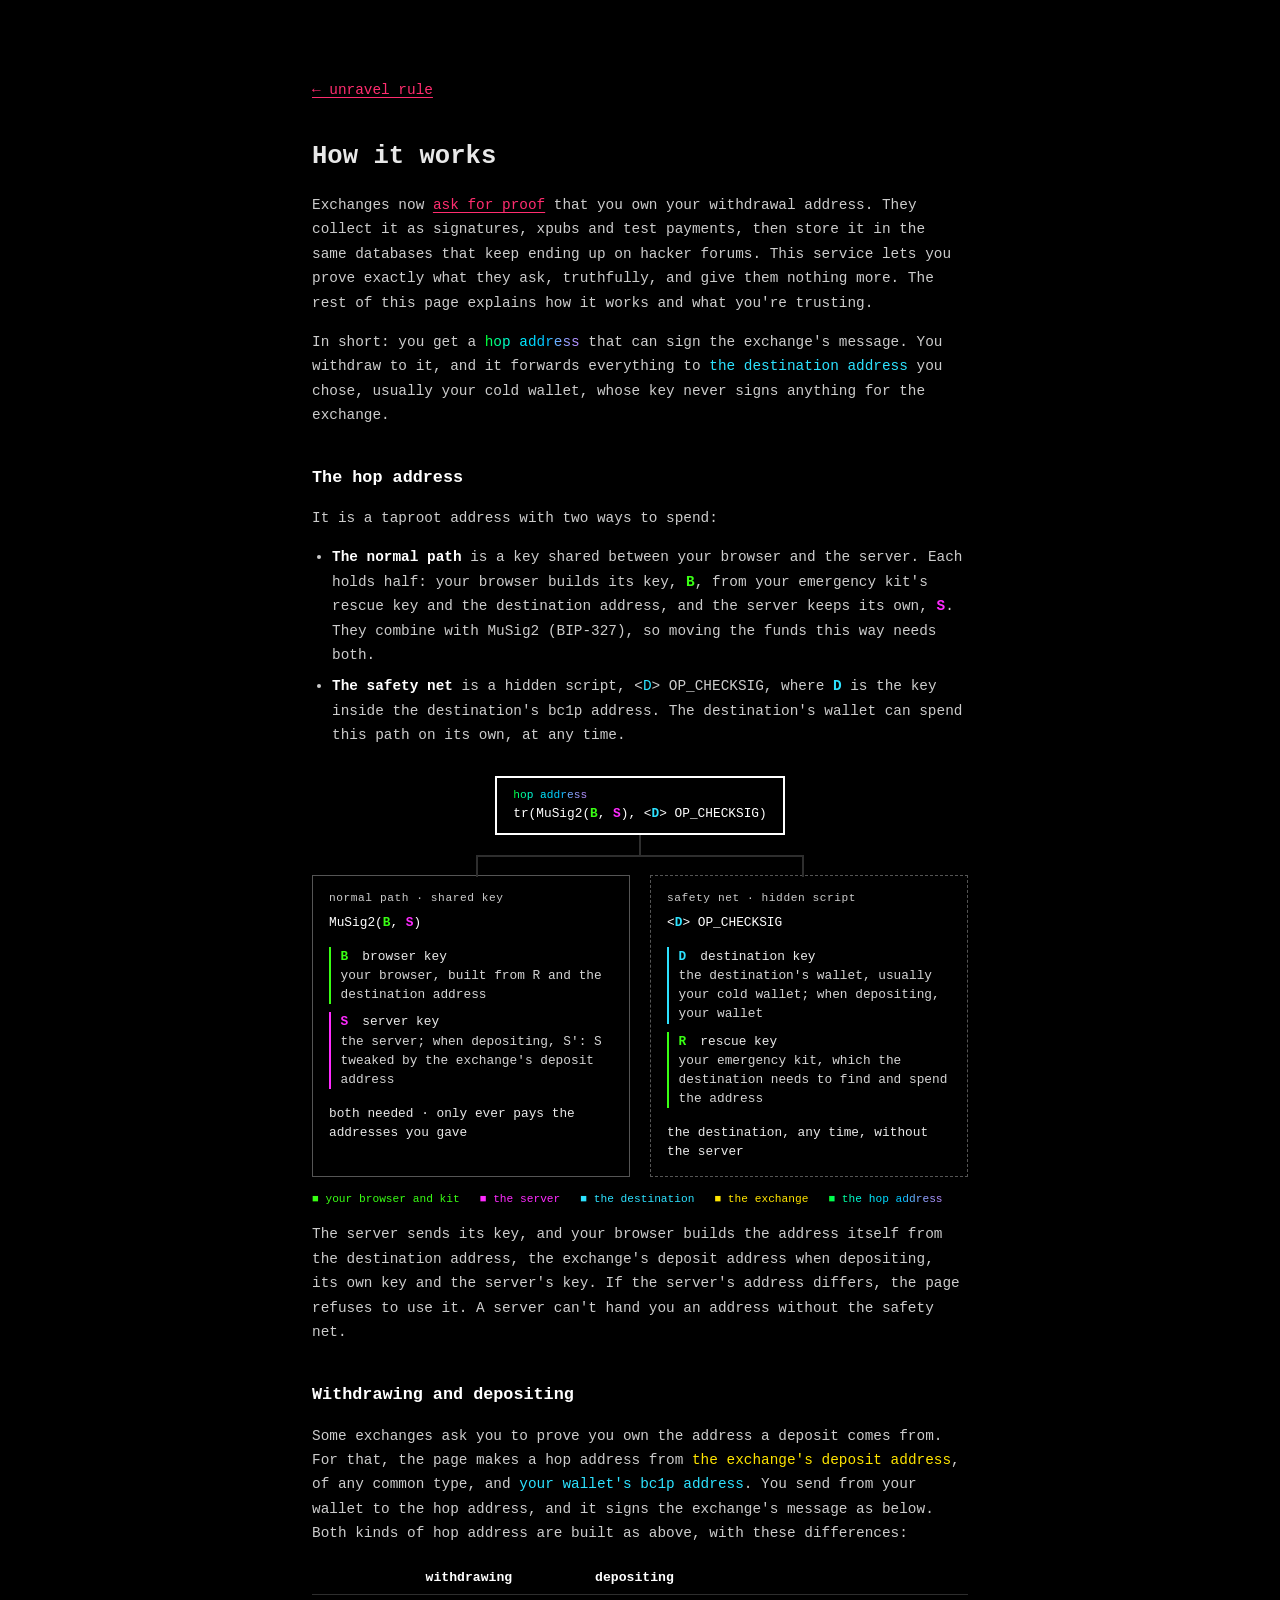
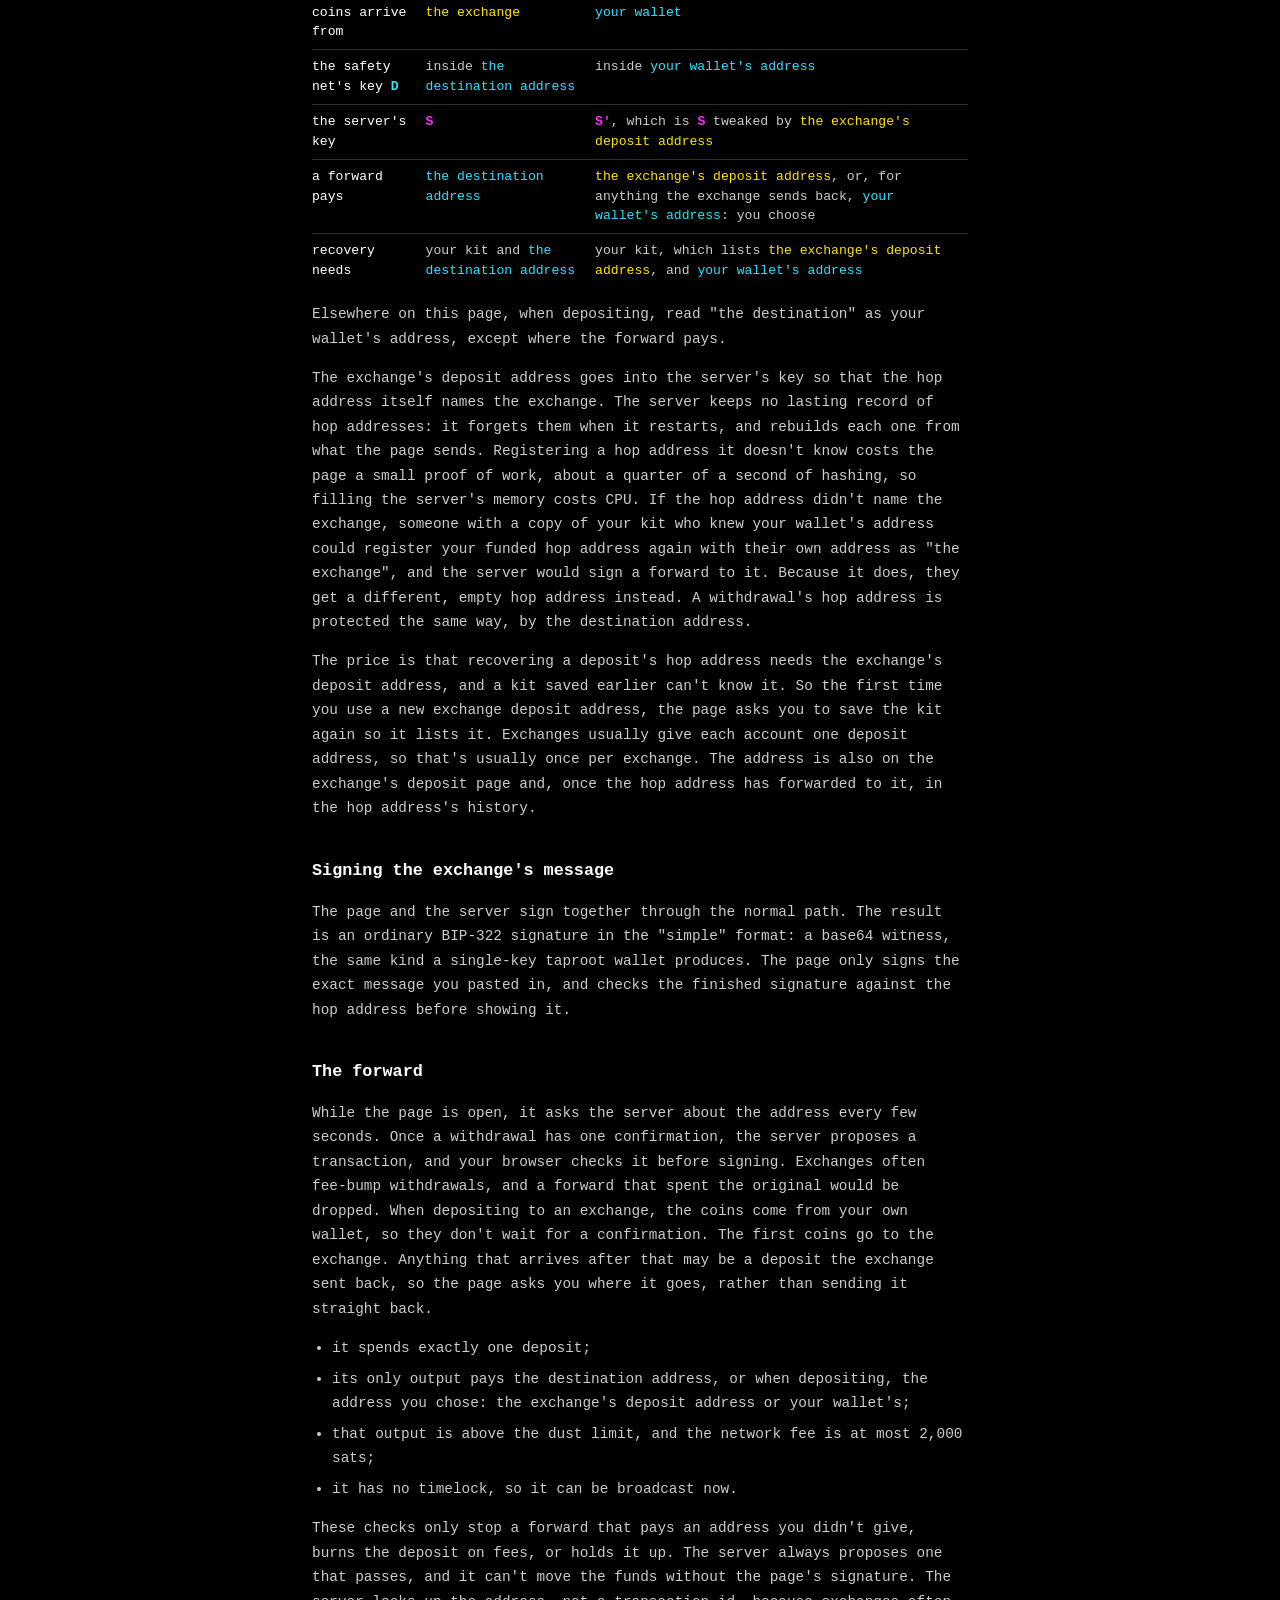
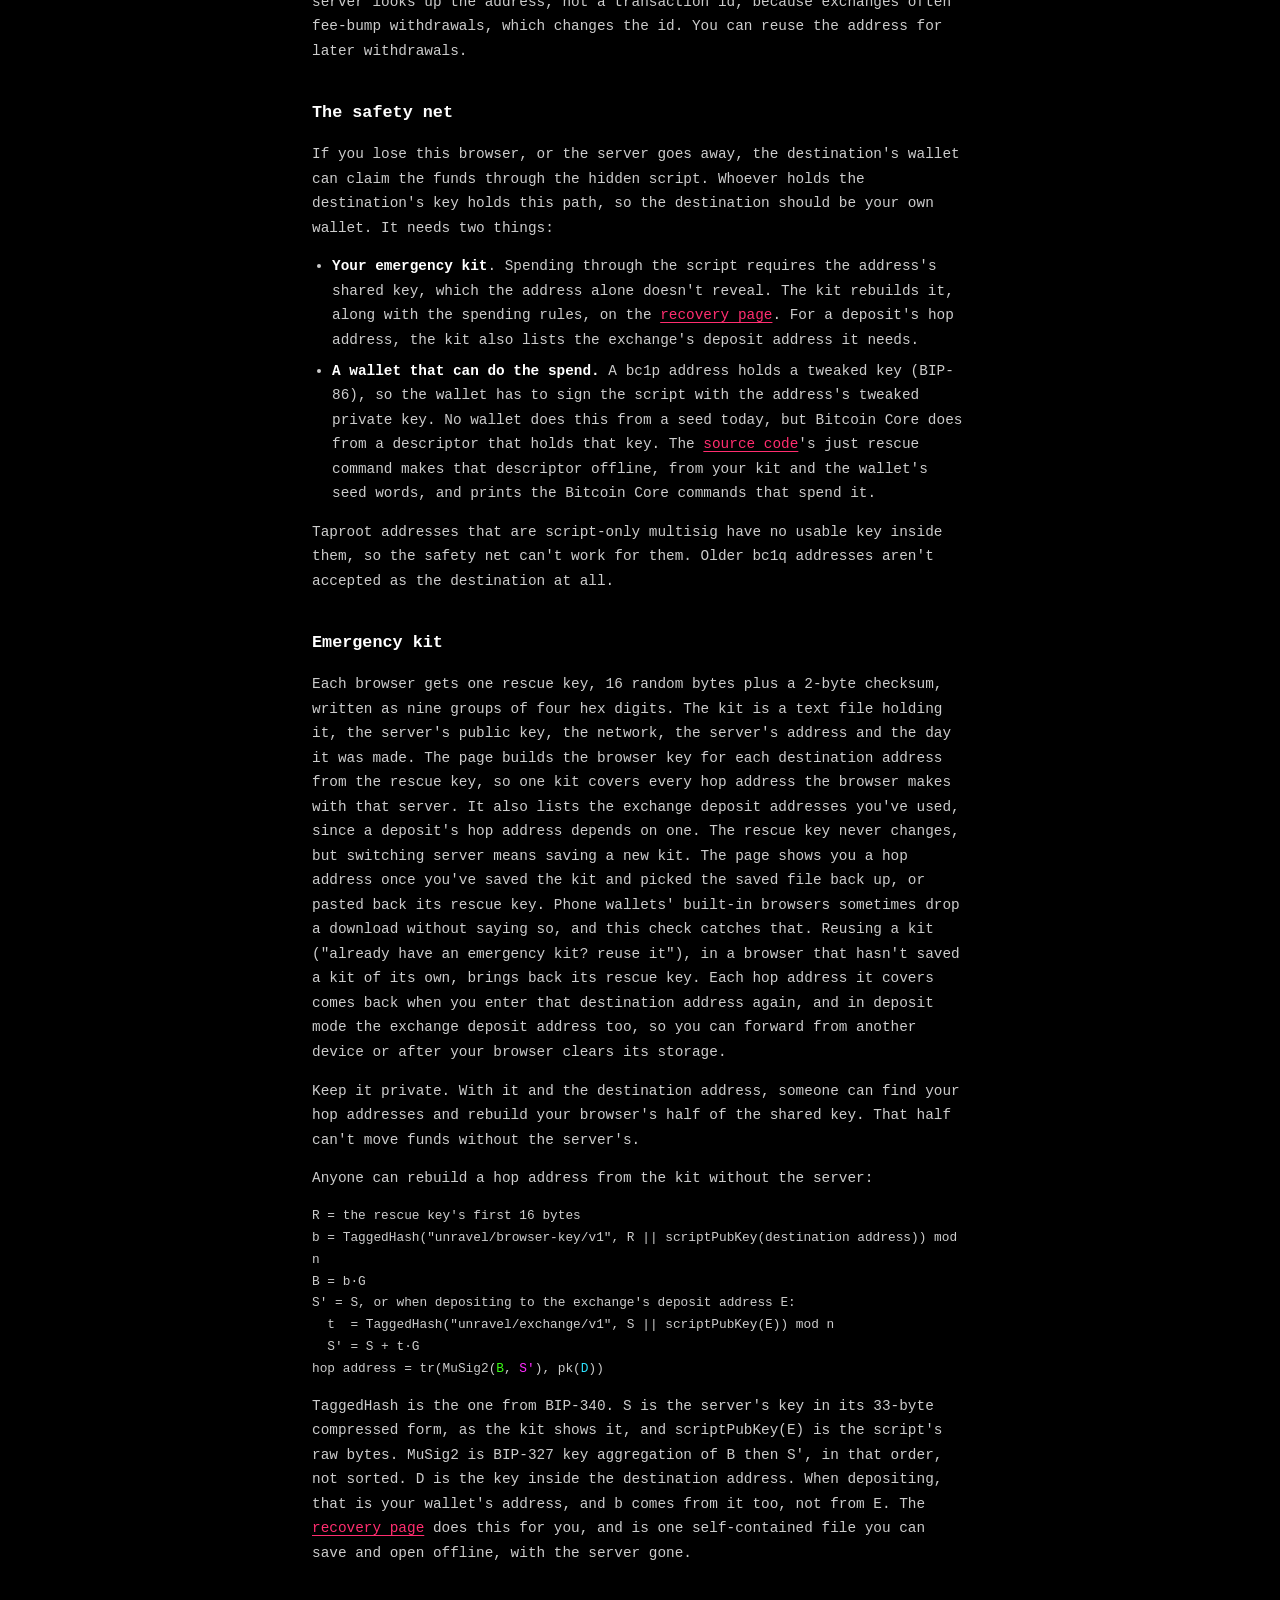
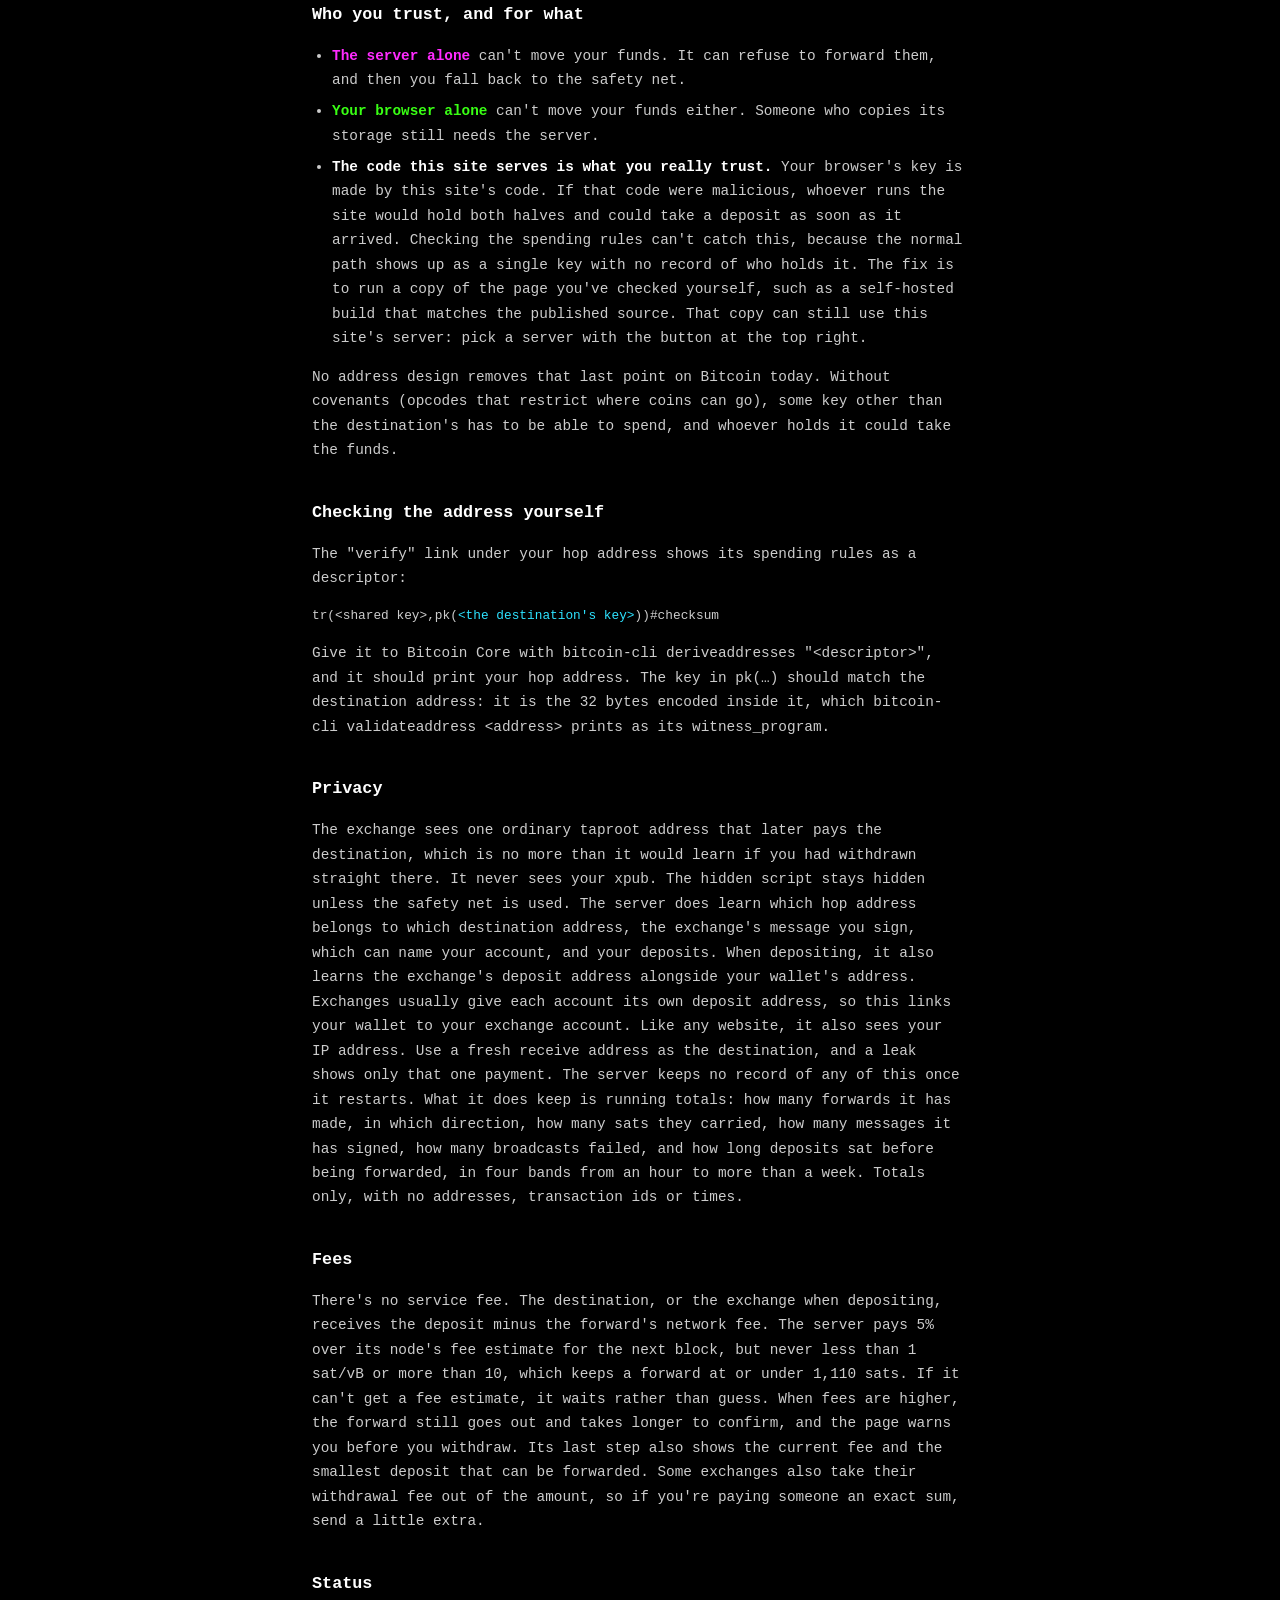
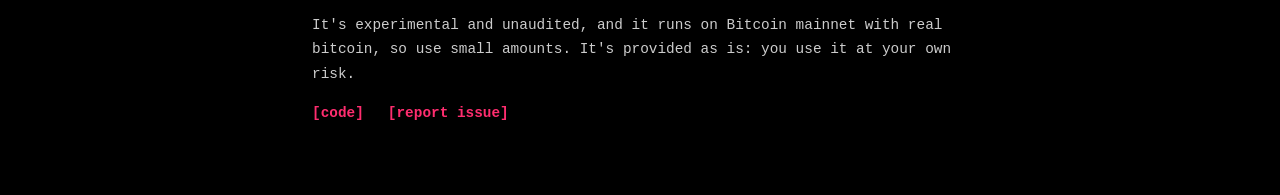
<file: web/static/about.html>
<!doctype html>
<html lang="en">
<head>
  <meta charset="utf-8">
  <meta name="viewport" content="width=device-width, initial-scale=1">
  <title>how it works · unravel rule</title>
  <meta name="description" content="How the hop address signs for the exchange and forwards to your wallet, the safety net if the server vanishes, and who you trust for what.">
  <meta name="theme-color" content="#000000">
  <link rel="canonical" href="https://unravelrule.xyz/about">
  <meta property="og:type" content="website">
  <meta property="og:url" content="https://unravelrule.xyz/about">
  <meta property="og:title" content="how it works · unravel rule">
  <meta property="og:description" content="How the hop address signs for the exchange and forwards to your wallet, the safety net if the server vanishes, and who you trust for what.">
  <meta property="og:image" content="https://unravelrule.xyz/og.png">
  <meta property="og:image:width" content="1200">
  <meta property="og:image:height" content="630">
  <meta property="og:image:alt" content="travel rule, with an UN sticker slapped over the t to make unravel rule, over the tagline: prove you own an address">
  <meta name="twitter:card" content="summary_large_image">
  <meta name="twitter:title" content="how it works · unravel rule">
  <meta name="twitter:description" content="How the hop address signs for the exchange and forwards to your wallet, the safety net if the server vanishes, and who you trust for what.">
  <meta name="twitter:image" content="https://unravelrule.xyz/og.png">
  <link rel="stylesheet" href="style.css">
  <link rel="icon" type="image/png" sizes="48x48" href="favicon-48.png">
</head>
<body>
  <main class="doc">
    <p><a href="./">← unravel rule</a></p>
    <h1>How it works</h1>

    <p>Exchanges now <a href="travelrule.png" target="_blank" rel="noopener noreferrer">ask for proof</a> that you own your withdrawal address. They collect it as signatures, xpubs and test payments, then store it in the same databases that keep ending up on hacker forums. This service lets you prove exactly what they ask, truthfully, and give them nothing more. The rest of this page explains how it works and what you're trusting.</p>
    <p>In short: you get a <span class="hop">hop address</span> that can sign the exchange's message. You withdraw to it, and it forwards everything to <span class="k-d">the destination address</span> you chose, usually your cold wallet, whose key never signs anything for the exchange.</p>

    <h2>The hop address</h2>
    <p>It is a taproot address with two ways to spend:</p>
    <ul>
      <li><b>The normal path</b> is a key shared between your browser and the server. Each holds half: your browser builds its key, <b class="k-b">B</b>, from your emergency kit's rescue key and the destination address, and the server keeps its own, <b class="k-s">S</b>. They combine with MuSig2 (BIP-327), so moving the funds this way needs both.</li>
      <li><b>The safety net</b> is a hidden script, <code>&lt;<span class="k-d">D</span>&gt; OP_CHECKSIG</code>, where <b class="k-d">D</b> is the key inside the destination's bc1p address. The destination's wallet can spend this path on its own, at any time.</li>
    </ul>
    <figure class="diagram" role="img" aria-label="The hop address has two ways to spend. The normal path is the MuSig2 of B, the browser key held by your browser, and S, the server key held by the server: both are needed, and it only ever pays the addresses you gave. The hidden safety net is the script D OP_CHECKSIG, where D is the destination's key, held by the destination's wallet. It also needs R, the rescue key in your emergency kit, to find the address. Then the destination can spend it any time, without the server. When depositing, D is your wallet's key, and the server's key is tweaked by the exchange's deposit address.">
      <div class="d-root"><span class="d-tag hop">hop address</span>tr(MuSig2(<b class="k-b">B</b>, <b class="k-s">S</b>), &lt;<b class="k-d">D</b>&gt; OP_CHECKSIG)</div>
      <div class="d-split">
        <div class="d-path">
          <p class="d-kind">normal path · shared key</p>
          <div class="d-node">MuSig2(<b class="k-b">B</b>, <b class="k-s">S</b>)</div>
          <div class="d-holders">
            <div class="d-holder k-b"><b>B</b> browser key<span>your browser, built from R and the destination address</span></div>
            <div class="d-holder k-s"><b>S</b> server key<span>the server; when depositing, S′: S tweaked by the exchange's deposit address</span></div>
          </div>
          <p class="d-rule">both needed · only ever pays the addresses you gave</p>
        </div>
        <div class="d-path d-script-path">
          <p class="d-kind">safety net · hidden script</p>
          <div class="d-node">&lt;<b class="k-d">D</b>&gt; OP_CHECKSIG</div>
          <div class="d-holders">
            <div class="d-holder k-d"><b>D</b> destination key<span>the destination's wallet, usually your cold wallet; when depositing, your wallet</span></div>
            <div class="d-holder k-b"><b>R</b> rescue key<span>your emergency kit, which the destination needs to find and spend the address</span></div>
          </div>
          <p class="d-rule">the destination, any time, without the server</p>
        </div>
      </div>
      <p class="d-legend"><span class="k-b">■ your browser and kit</span><span class="k-s">■ the server</span><span class="k-d">■ the destination</span><span class="k-e">■ the exchange</span><span class="hop">■ the hop address</span></p>
    </figure>
    <p>The server sends its key, and your browser builds the address itself from the destination address, the exchange's deposit address when depositing, its own key and the server's key. If the server's address differs, the page refuses to use it. A server can't hand you an address without the safety net.</p>

    <h2>Withdrawing and depositing</h2>
    <p>Some exchanges ask you to prove you own the address a deposit comes from. For that, the page makes a hop address from <span class="k-e">the exchange's deposit address</span>, of any common type, and <span class="k-d">your wallet's bc1p address</span>. You send from your wallet to the hop address, and it signs the exchange's message as below. Both kinds of hop address are built as above, with these differences:</p>
    <table>
      <thead><tr><th></th><th>withdrawing</th><th>depositing</th></tr></thead>
      <tbody>
        <tr><th>coins arrive from</th><td><span class="k-e">the exchange</span></td><td><span class="k-d">your wallet</span></td></tr>
        <tr><th>the safety net's key <b class="k-d">D</b></th><td>inside <span class="k-d">the destination address</span></td><td>inside <span class="k-d">your wallet's address</span></td></tr>
        <tr><th>the server's key</th><td><b class="k-s">S</b></td><td><b class="k-s">S′</b>, which is <b class="k-s">S</b> tweaked by <span class="k-e">the exchange's deposit address</span></td></tr>
        <tr><th>a forward pays</th><td><span class="k-d">the destination address</span></td><td><span class="k-e">the exchange's deposit address</span>, or, for anything the exchange sends back, <span class="k-d">your wallet's address</span>: you choose</td></tr>
        <tr><th>recovery needs</th><td>your kit and <span class="k-d">the destination address</span></td><td>your kit, which lists <span class="k-e">the exchange's deposit address</span>, and <span class="k-d">your wallet's address</span></td></tr>
      </tbody>
    </table>
    <p>Elsewhere on this page, when depositing, read "the destination" as your wallet's address, except where the forward pays.</p>
    <p>The exchange's deposit address goes into the server's key so that the hop address itself names the exchange. The server keeps no lasting record of hop addresses: it forgets them when it restarts, and rebuilds each one from what the page sends. Registering a hop address it doesn't know costs the page a small proof of work, about a quarter of a second of hashing, so filling the server's memory costs CPU. If the hop address didn't name the exchange, someone with a copy of your kit who knew your wallet's address could register your funded hop address again with their own address as "the exchange", and the server would sign a forward to it. Because it does, they get a different, empty hop address instead. A withdrawal's hop address is protected the same way, by the destination address.</p>
    <p>The price is that recovering a deposit's hop address needs the exchange's deposit address, and a kit saved earlier can't know it. So the first time you use a new exchange deposit address, the page asks you to save the kit again so it lists it. Exchanges usually give each account one deposit address, so that's usually once per exchange. The address is also on the exchange's deposit page and, once the hop address has forwarded to it, in the hop address's history.</p>

    <h2>Signing the exchange's message</h2>
    <p>The page and the server sign together through the normal path. The result is an ordinary BIP-322 signature in the "simple" format: a base64 witness, the same kind a single-key taproot wallet produces. The page only signs the exact message you pasted in, and checks the finished signature against the hop address before showing it.</p>

    <h2>The forward</h2>
    <p>While the page is open, it asks the server about the address every few seconds. Once a withdrawal has one confirmation, the server proposes a transaction, and your browser checks it before signing. Exchanges often fee-bump withdrawals, and a forward that spent the original would be dropped. When depositing to an exchange, the coins come from your own wallet, so they don't wait for a confirmation. The first coins go to the exchange. Anything that arrives after that may be a deposit the exchange sent back, so the page asks you where it goes, rather than sending it straight back.</p>
    <ul>
      <li>it spends exactly one deposit;</li>
      <li>its only output pays the destination address, or when depositing, the address you chose: the exchange's deposit address or your wallet's;</li>
      <li>that output is above the dust limit, and the network fee is at most 2,000 sats;</li>
      <li>it has no timelock, so it can be broadcast now.</li>
    </ul>
    <p>These checks only stop a forward that pays an address you didn't give, burns the deposit on fees, or holds it up. The server always proposes one that passes, and it can't move the funds without the page's signature. The server looks up the address, not a transaction id, because exchanges often fee-bump withdrawals, which changes the id. You can reuse the address for later withdrawals.</p>

    <h2>The safety net</h2>
    <p>If you lose this browser, or the server goes away, the destination's wallet can claim the funds through the hidden script. Whoever holds the destination's key holds this path, so the destination should be your own wallet. It needs two things:</p>
    <ul>
      <li><b>Your emergency kit</b>. Spending through the script requires the address's shared key, which the address alone doesn't reveal. The kit rebuilds it, along with the spending rules, on the <a href="recover">recovery page</a>. For a deposit's hop address, the kit also lists the exchange's deposit address it needs.</li>
      <li><b>A wallet that can do the spend.</b> A bc1p address holds a tweaked key (BIP-86), so the wallet has to sign the script with the address's tweaked private key. No wallet does this from a seed today, but Bitcoin Core does from a descriptor that holds that key. The <a href="https://github.com/nickfarrow/unravel-rule">source code</a>'s <code>just rescue</code> command makes that descriptor offline, from your kit and the wallet's seed words, and prints the Bitcoin Core commands that spend it.</li>
    </ul>
    <p>Taproot addresses that are script-only multisig have no usable key inside them, so the safety net can't work for them. Older bc1q addresses aren't accepted as the destination at all.</p>

    <h2>Emergency kit</h2>
    <p>Each browser gets one rescue key, 16 random bytes plus a 2-byte checksum, written as nine groups of four hex digits. The kit is a text file holding it, the server's public key, the network, the server's address and the day it was made. The page builds the browser key for each destination address from the rescue key, so one kit covers every hop address the browser makes with that server. It also lists the exchange deposit addresses you've used, since a deposit's hop address depends on one. The rescue key never changes, but switching server means saving a new kit. The page shows you a hop address once you've saved the kit and picked the saved file back up, or pasted back its rescue key. Phone wallets' built-in browsers sometimes drop a download without saying so, and this check catches that. Reusing a kit ("already have an emergency kit? reuse it"), in a browser that hasn't saved a kit of its own, brings back its rescue key. Each hop address it covers comes back when you enter that destination address again, and in deposit mode the exchange deposit address too, so you can forward from another device or after your browser clears its storage.</p>
    <p>Keep it private. With it and the destination address, someone can find your hop addresses and rebuild your browser's half of the shared key. That half can't move funds without the server's.</p>
    <p>Anyone can rebuild a hop address from the kit without the server:</p>
    <pre>R = the rescue key's first 16 bytes
b = TaggedHash("unravel/browser-key/v1", R || scriptPubKey(destination address)) mod n
B = b·G
S' = S, or when depositing to the exchange's deposit address E:
  t  = TaggedHash("unravel/exchange/v1", S || scriptPubKey(E)) mod n
  S' = S + t·G
hop address = tr(MuSig2(<span class="k-b">B</span>, <span class="k-s">S'</span>), pk(<span class="k-d">D</span>))</pre>
    <p>TaggedHash is the one from BIP-340. S is the server's key in its 33-byte compressed form, as the kit shows it, and scriptPubKey(E) is the script's raw bytes. MuSig2 is BIP-327 key aggregation of B then S', in that order, not sorted. D is the key inside the destination address. When depositing, that is your wallet's address, and b comes from it too, not from E. The <a href="recover">recovery page</a> does this for you, and is one self-contained file you can save and open offline, with the server gone.</p>

    <h2>Who you trust, and for what</h2>
    <ul>
      <li><b class="k-s">The server alone</b> can't move your funds. It can refuse to forward them, and then you fall back to the safety net.</li>
      <li><b class="k-b">Your browser alone</b> can't move your funds either. Someone who copies its storage still needs the server.</li>
      <li><span class="hl"><b>The code this site serves</b> is what you really trust.</span> Your browser's key is made by this site's code. If that code were malicious, whoever runs the site would hold both halves and could take a deposit as soon as it arrived. Checking the spending rules can't catch this, because the normal path shows up as a single key with no record of who holds it. The fix is to run a copy of the page you've checked yourself, such as a self-hosted build that matches the published source. That copy can still use this site's server: pick a server with the button at the top right.</li>
    </ul>
    <p>No address design removes that last point on Bitcoin today. Without covenants (opcodes that restrict where coins can go), some key other than the destination's has to be able to spend, and whoever holds it could take the funds.</p>

    <h2>Checking the address yourself</h2>
    <p>The "verify" link under your hop address shows its spending rules as a descriptor:</p>
    <pre>tr(&lt;shared key&gt;,pk(<span class="k-d">&lt;the destination's key&gt;</span>))#checksum</pre>
    <p>Give it to Bitcoin Core with <code>bitcoin-cli deriveaddresses "&lt;descriptor&gt;"</code>, and it should print your hop address. The key in <code>pk(…)</code> should match the destination address: it is the 32 bytes encoded inside it, which <code>bitcoin-cli validateaddress &lt;address&gt;</code> prints as its <code>witness_program</code>.</p>

    <h2>Privacy</h2>
    <p>The exchange sees one ordinary taproot address that later pays the destination, which is no more than it would learn if you had withdrawn straight there. It never sees your xpub. The hidden script stays hidden unless the safety net is used. The server does learn which hop address belongs to which destination address, the exchange's message you sign, which can name your account, and your deposits. When depositing, it also learns the exchange's deposit address alongside your wallet's address. Exchanges usually give each account its own deposit address, so this links your wallet to your exchange account. Like any website, it also sees your IP address. Use a fresh receive address as the destination, and a leak shows only that one payment. The server keeps no record of any of this once it restarts. What it does keep is running totals: how many forwards it has made, in which direction, how many sats they carried, how many messages it has signed, how many broadcasts failed, and how long deposits sat before being forwarded, in four bands from an hour to more than a week. Totals only, with no addresses, transaction ids or times.</p>

    <h2>Fees</h2>
    <p>There's no service fee. The destination, or the exchange when depositing, receives the deposit minus the forward's network fee. The server pays 5% over its node's fee estimate for the next block, but never less than 1 sat/vB or more than 10, which keeps a forward at or under 1,110 sats. If it can't get a fee estimate, it waits rather than guess. When fees are higher, the forward still goes out and takes longer to confirm, and the page warns you before you withdraw. Its last step also shows the current fee and the smallest deposit that can be forwarded. Some exchanges also take their withdrawal fee out of the amount, so if you're paying someone an exact sum, send a little extra.</p>

    <h2>Status</h2>
    <p>It's experimental and unaudited, and it runs on Bitcoin mainnet with real bitcoin, so use small amounts. It's provided as is: you use it at your own risk.</p>
    <p class="row"><a href="https://github.com/nickfarrow/unravel-rule">code</a><a href="https://github.com/nickfarrow/unravel-rule/issues">report issue</a></p>
  </main>
</body>
</html>
</file>
<file: web/static/style.css>
* { margin: 0; padding: 0; box-sizing: border-box; }
[hidden] { display: none !important; }

:root {
  --green: #39ff14;
  --pink: #ff2d6f;
  --cyan: #2de2ff;
  --violet: #b98cff;
  --yellow: #ffe500;
  --magenta: #ff2bff;
  --text: #e8e8e8;
  --muted: #d4d4d4;
  --line: #2e2e2e;
}

html {
  background: #000;
  color: var(--text);
  font-family: ui-monospace, "SF Mono", "Cascadia Mono", "JetBrains Mono", Menlo, Consolas,
    "Lucida Console", "Liberation Mono", monospace;
  line-height: 1.5;
}

body { min-height: 100vh; }

main {
  max-width: 44rem;
  margin: 0 auto;
  padding: 4rem 1.5rem;
}

h1, h2 { font-weight: 700; }

.mega {
  font-size: clamp(2rem, 9vw, 5rem);
  font-weight: 800;
  line-height: 1.2;
  white-space: nowrap;
  color: #000;
  text-align: center;
  letter-spacing: 0.05em;
  text-shadow:
    -0.06em -0.06em 0 #fff, 0.06em -0.06em 0 #fff,
    -0.06em 0.06em 0 #fff, 0.06em 0.06em 0 #fff;
}

/* The title rests on "unravel rule" and every 5s glitches back to "travel rule" in one
   burst of three flickers. Both prefixes share one grid cell, so the title keeps its width;
   only the glitch moves it. */
.swap { display: inline-grid; }
.swap > span { grid-area: 1 / 1; justify-self: end; animation: 5s step-end infinite; }
.swap .from { animation-name: flicker-out; }
.swap .to { animation-name: flicker-in; }
.mega { animation: glitch 5s step-end infinite; }
@keyframes flicker-out {
  0% { opacity: 0; clip-path: none; }
  80% { opacity: 1; clip-path: none; }
  81.92% { opacity: 0; clip-path: none; }
  83.84% { opacity: 0; clip-path: none; }
  85.76% { opacity: 1; clip-path: inset(50% 0 0 0); }
  87.2% { opacity: 1; clip-path: none; }
  88.64% { opacity: 0; clip-path: none; }
  90.56% { opacity: 1; clip-path: none; }
  92.96% { opacity: 0; clip-path: none; }
}
@keyframes flicker-in {
  0% { opacity: 1; clip-path: none; }
  80% { opacity: 0; clip-path: none; }
  81.92% { opacity: 1; clip-path: inset(0 0 50% 0); }
  83.84% { opacity: 1; clip-path: none; }
  85.76% { opacity: 0; clip-path: none; }
  87.2% { opacity: 1; clip-path: none; }
  88.64% { opacity: 1; clip-path: none; }
  90.56% { opacity: 0; clip-path: none; }
  92.96% { opacity: 1; clip-path: none; }
}
@keyframes glitch {
  0% { transform: none; }
  80% { transform: translate(-0.05em, 0) skewX(-8deg); }
  81.92% { transform: translate(0.04em, 0); }
  83.84% { transform: none; }
  85.76% { transform: translate(0.06em, 0) skewX(5deg); }
  87.2% { transform: translate(-0.03em, 0); }
  88.64% { transform: none; }
  90.56% { transform: translate(0.03em, 0) skewX(-4deg); }
  92.96% { transform: none; }
}
@media (prefers-reduced-motion: reduce) {
  .mega, .swap > span, .status::before { animation: none; }
  .swap .from { opacity: 0; }
}

.tag { text-align: center; margin-top: 1.5rem; color: var(--green); font-weight: 700; }
.tag b { font-weight: 900; -webkit-text-stroke: 0.05em; }
.net { text-align: center; margin-top: 0.4rem; color: var(--muted); font-size: 0.8rem; }

.explain {
  position: relative;
  margin-top: 1.5rem;
  padding-top: 1.25rem;
  font-size: 0.95rem;
  line-height: 1.65;
}
.explain::before {
  content: "";
  position: absolute;
  top: 0;
  left: 0;
  right: 0;
  height: 2px;
  background: var(--green);
  box-shadow: 0 0 6px var(--green), 0 0 16px var(--green);
}
.explain summary {
  list-style: none;
  cursor: pointer;
  width: fit-content;
  margin: 0 auto;
  color: var(--green);
  font-size: 1.05rem;
  font-weight: 700;
  text-shadow: 0 0 6px var(--green);
}
.explain summary::-webkit-details-marker { display: none; }
.explain summary::before {
  content: "▸";
  display: inline-block;
  margin-right: 0.5rem;
  transition: transform 0.15s;
}
.explain[open] summary::before { transform: rotate(90deg); }
.explain p, .explain ul { margin-top: 1rem; color: #ccc; }
.explain ul { padding-left: 1.25rem; }
.explain li + li { margin-top: 0.5rem; }
/* White, so cyan only ever means the user's wallet. */
.shot img { display: block; max-width: 100%; height: auto; margin-inline: auto; border: 2px solid var(--line); }
.explain p.pitch, .hl { color: #fff; font-weight: 700; }
.hl b { color: inherit; }

.steps {
  list-style: none;
  margin-top: 2.5rem;
  display: grid;
  gap: 0.75rem;
}

.card {
  border: 1px solid #fff;
  padding: 1.25rem 1.5rem;
  box-shadow: 0 0 20px rgba(57, 255, 20, 0.12);
}
/* One card at a time. */
.card:not(.open) { display: none; }
.card h2 { font-size: 1rem; }
/* Focused when its card opens, for screen readers. It isn't a control, so no ring. */
.card h2:focus { outline: none; }
.card .body { margin-top: 1.25rem; }

/* What's been chosen so far, above the card. */
/* Three columns, so the text centres on the page whatever back's width. */
.trail { display: grid; grid-template-columns: 1fr minmax(0, max-content) 1fr; gap: 1rem; align-items: baseline; margin-top: 2.5rem; font-size: 0.8rem; color: var(--muted); }
#trail-text { grid-column: 2; text-align: center; }
#trail-text > span { white-space: nowrap; }
#trail-text .addr { cursor: pointer; }
/* A tapped address is shown whole, so it may break anywhere. */
#trail-text > span:has(.addr:not(.short)) { white-space: normal; overflow-wrap: anywhere; }
.trail + .steps { margin-top: 0.75rem; }
#back { grid-column: 3; justify-self: end; white-space: nowrap; }
#back::before { content: "← "; }
.addr { color: var(--cyan); overflow-wrap: anywhere; }
.addr.theirs, #exchange { color: var(--yellow); }
/* Copied on a click: #desc-cmd and #key-cmd are the main page's commands, #cmd the recovery page's. */
.big, .addr, #proof, #desc, #desc-cmd, #key-cmd, #cmd { cursor: pointer; transition: opacity 0.2s; }
.copied { opacity: 0.4; }
/* An address typed in takes its holder's colour too. */
#x { color: var(--cyan); }
#x:focus { border-color: var(--cyan); }
#exchange:focus { border-color: var(--yellow); }
.txid { color: var(--muted); overflow-wrap: anywhere; }
a.txid:hover { color: #fff; }
/* Where the forward stands. A pulsing dot while waiting, a tick once sent. */
.status { margin-top: 1.25rem; font-weight: 700; overflow-wrap: anywhere; }
.status.warn { color: var(--pink); }
.status.waiting::before, .status.done::before { content: ""; display: inline-block; width: 0.55rem; height: 0.55rem; margin-right: 0.6rem; border-radius: 50%; background: #fff; box-shadow: 0 0 6px #fff; vertical-align: 0.1em; }
.status.waiting::before { animation: pulse 1.2s ease-in-out infinite; }
.status.done::before { background: var(--green); box-shadow: 0 0 6px var(--green); }
@keyframes pulse { 50% { opacity: 0.25; } }
#status-detail { white-space: pre-line; overflow-wrap: anywhere; }
#hop-addrs { overflow-wrap: anywhere; }

/* The first card's two ways in, each a whole block to tap. */
.choice { display: grid; gap: 0.75rem; }
.choice a { display: block; border: 2px solid var(--line); padding: 1rem 1.25rem; font-weight: 700; text-decoration: none; }
.choice a:hover { border-color: var(--green); color: #fff; }

input, textarea, select {
  width: 100%;
  background: #000;
  color: #fff;
  border: 2px solid #555;
  padding: 0.7rem 0.8rem;
  font: inherit;
  font-size: 0.9rem;
}
input::placeholder, textarea::placeholder { color: #666; }
.body * + input { margin-top: 0.75rem; }
textarea { height: 6rem; margin-top: 1rem; resize: none; word-break: break-all; }
input[readonly] { border-color: var(--line); }
/* The rescue key is the kit's, so it takes the browser's colour, and the server key the server's. */
#kit-typed, #rescue { color: var(--green); }
#spk { color: var(--magenta); }
#spk:focus { border-color: var(--magenta); }
#desc { color: #ccc; }
/* A textarea so a message with line breaks is signed exactly as pasted. */
#challenge { height: 4.5rem; margin-top: 0; color: #fff; word-break: normal; overflow-wrap: anywhere; }
input:focus, textarea:focus, select:focus { outline: none; border-color: var(--green); }

a { color: var(--pink); text-decoration: underline; text-underline-offset: 0.2em; }
a:hover { color: #fff; }

/* Actions read as buttons, like [info]; links inside sentences stay plain links. */
.row { display: flex; flex-wrap: wrap; gap: 0.5rem 1.5rem; margin-top: 1rem; }
.row a { text-decoration: none; font-weight: 700; }
.row a::before { content: "["; }
.row a::after { content: "]"; }
.row a:hover { color: #fff; }
a.busy { opacity: 0.4; pointer-events: none; }
a.helper { color: var(--muted); font-weight: 400; }
/* The link to the next card always sits at the bottom right of its card. */
#exchange-next, #make, #kit-next, #agree, #next-3, #next-4 { margin-left: auto; }

/* The browser's colour blending into the server's: the hop address mostly takes both. Mixed
   in oklch, so the middle stays bright rather than grey. The glow is a filter, since a
   text-shadow would show through the clipped, transparent text. */
.big {
  /* A bc1p address is 62 characters of about 0.6em: this fits it on one line. */
  font-size: min(1.05rem, 2.6cqw);
  font-weight: 700;
  word-break: break-all;
  filter: drop-shadow(0 0 6px rgba(150, 200, 255, 0.35));
}
/* An address on a line of its own, among text: sized to fit like .big. */
#hop-addrs .addr, #status-main .addr { display: block; font-size: min(1em, 2.6cqw); word-break: break-all; }
/* Too small on one line, so two even lines instead of a line and a straggler. --half is half
   the address's length, set where it's shown; a bc1p address has 62 characters. */
@container (max-width: 34rem) {
  .big { font-size: min(1.05rem, 5.2cqw); }
  #hop-addrs .addr, #status-main .addr { font-size: min(1em, 5.2cqw); }
  .big, #hop-addrs .addr, #status-main .addr { max-width: calc(var(--half, 31) * 1ch + 0.5ch); }
}
main, .card .body { container-type: inline-size; }
/* Plain green where the text can't be clipped, so the address is never invisible. A browser
   that can't mix in oklch keeps the first gradient. */
/* .doc .big outranks .doc p's grey. */
.big, .doc .big, .hop, #proof { color: var(--green); }
@supports (background-clip: text) or (-webkit-background-clip: text) {
  .big, .doc .big, .hop, .d-tag.hop, #proof {
    background: linear-gradient(90deg, var(--green), var(--violet));
    background: linear-gradient(90deg in oklch, var(--green), var(--violet));
    -webkit-background-clip: text;
    background-clip: text;
    color: transparent;
  }
}
/* The signature speaks for the hop address, so its box takes the gradient too. */
#proof {
  border-image: linear-gradient(90deg, var(--green), var(--violet)) 1;
  border-image: linear-gradient(90deg in oklch, var(--green), var(--violet)) 1;
}
.big::selection, .hop::selection, #proof::selection { color: #fff; background: #444; }
.small { font-size: 0.9rem; color: var(--muted); margin-top: 0.75rem; }
.body > .small:first-child { margin-top: 0; }
/* .doc .ok and .doc .err outrank .doc p's grey on the recovery page. */
.ok, .doc .ok { color: var(--green); font-size: 0.825rem; margin-top: 0.75rem; }
/* Drawn, like the card ticks: monospace fonts render ✓ as √. */
.ok:not(:empty)::before {
  content: "";
  display: inline-block;
  width: 0.3rem;
  height: 0.6rem;
  margin: 0 0.6rem 0 0.15rem;
  border: solid currentColor;
  border-width: 0 2px 2px 0;
  transform: translateY(-0.1rem) rotate(45deg);
}
.err, .doc .err { color: var(--pink); font-size: 0.825rem; margin-top: 0.75rem; }
.warn { font-size: 1.1rem; font-weight: 700; text-shadow: 0 0 6px var(--pink); }
/* Block characters must touch, row to row, for the code to scan. */
.qr { display: inline-block; margin: 1rem 0 0; font-size: 10px; line-height: 1; letter-spacing: 0; color: #fff; background: #000; }
#y-qr { display: block; width: fit-content; margin-inline: auto; }
.err:empty, .ok:empty { display: none; }

pre {
  margin-top: 1.25rem;
  font: inherit;
  font-size: 0.8rem;
  white-space: pre-wrap;
  overflow-wrap: anywhere;
  color: #ccc;
}

footer {
  margin-top: 4rem;
  font-size: 0.75rem;
  color: var(--muted);
  text-align: center;
}
footer p + p { margin-top: 0.75rem; }
footer .made { margin-top: 2rem; }
.row.center { justify-content: center; }
.row.end { justify-content: flex-end; }
.forget-confirm { margin-top: 1rem; text-align: center; }

.doc { font-size: 0.9rem; line-height: 1.7; }
.doc h1 { font-size: 1.6rem; margin-top: 2rem; }
.doc h2 { font-size: 1.05rem; margin-top: 2.25rem; color: #fff; }
.doc p, .doc ul { margin-top: 0.9rem; color: #ccc; }
.doc ul { padding-left: 1.25rem; }
.doc li + li { margin-top: 0.4rem; }
.doc b { color: #fff; }
/* Grey, so the colours inside are only ever the keys' holders. */
.doc code { color: #ccc; }
.doc table { width: 100%; margin-top: 0.9rem; border-collapse: collapse; font-size: 0.82rem; line-height: 1.5; }
.doc th, .doc td { padding: 0.45rem 0.6rem 0.45rem 0; text-align: left; vertical-align: top; border-top: 1px solid var(--line); color: #ccc; font-weight: normal; }
.doc thead th { border-top: none; color: #fff; font-weight: 700; }
.doc tbody th { color: #fff; }
.doc pre { margin-top: 0.9rem; }
.doc label { display: block; margin: 1.25rem 0 0.4rem; font-size: 0.8rem; color: var(--muted); }
.doc label + textarea { margin-top: 0; }
#x-used { overflow-wrap: anywhere; }

/* About page: the hop address as a tree, with who holds each key. */
.diagram { margin-top: 1.75rem; font-size: 0.8rem; line-height: 1.5; }
.d-root {
  width: fit-content;
  margin: 0 auto;
  padding: 0.6rem 1rem;
  border: 2px solid #fff;
  color: #fff;
  text-align: center;
}
.d-tag { display: block; color: var(--muted); font-size: 0.7rem; }
.d-tag.hop { width: fit-content; }
.d-split {
  position: relative;
  display: grid;
  grid-template-columns: 1fr 1fr;
  gap: 1.25rem;
  padding-top: 2.5rem;
}
/* The stem below the hop address and the bar it branches into. */
.d-split::before {
  content: "";
  position: absolute;
  top: 1.25rem;
  left: 25%;
  right: 25%;
  height: 1.25rem;
  border: 2px solid var(--line);
  border-bottom: 0;
}
.d-split::after {
  content: "";
  position: absolute;
  top: 0;
  left: calc(50% - 1px);
  height: 1.25rem;
  border-left: 2px solid var(--line);
}
.d-path { border: 1px solid #555; padding: 0.9rem 1rem; }
.d-script-path { border-style: dashed; }
/* One colour per holder, so the same colour means the same party everywhere. */
.k-b { --c: var(--green); }
.k-s { --c: var(--magenta); }
.k-d { --c: var(--cyan); }
.k-e { --c: var(--yellow); }
.k-b, .k-s, .k-d, .k-e, .doc b[class^="k-"] { color: var(--c); }
.d-legend { display: flex; flex-wrap: wrap; gap: 0.4rem 1.25rem; margin-top: 0.9rem !important; font-size: 0.7rem; }
.d-kind { color: var(--muted); font-size: 0.7rem; letter-spacing: 0.05em; margin: 0 !important; }
.d-node { margin-top: 0.4rem; color: #fff; }
.d-holders { display: grid; gap: 0.5rem; margin-top: 0.9rem; }
.d-holder { padding-left: 0.6rem; border-left: 2px solid var(--c); color: var(--text); }
.d-holder b { color: var(--c); margin-right: 0.4rem; }
.d-holder span { display: block; color: var(--muted); }
.d-rule { margin-top: 0.9rem !important; color: var(--text) !important; }

.more { margin-top: 1rem; }
.more summary { cursor: pointer; width: fit-content; font-size: 0.825rem; color: var(--muted); }
.more summary:hover { color: var(--text); }
.more[open] summary { margin-bottom: 0.75rem; }

.verify { margin-top: 1.25rem; padding-left: 1rem; border-left: 2px solid var(--line); }
.verify .small:first-child { margin-top: 0; }
/* Grey, so the only colours in a descriptor are its keys' holders. */
.verify pre { margin-top: 0.5rem; }

@media (max-width: 560px) {
  main { padding: 3rem 1rem; }
  .card { padding: 1rem; }
  .d-split { grid-template-columns: 1fr; padding-top: 1.25rem; }
  .d-split::before { display: none; }
}

/* The server this page talks to, top right. Green when connected, pink otherwise. */
.conn { position: absolute; top: 0.75rem; right: 0.75rem; z-index: 1; max-width: calc(100vw - 1.5rem); font-size: 0.8rem; }
.conn summary { list-style: none; cursor: pointer; margin-left: auto; width: fit-content; color: var(--muted); }
.conn summary::-webkit-details-marker { display: none; }
.conn summary:hover { color: var(--text); }
.conn .dot { display: inline-block; width: 0.55rem; height: 0.55rem; margin-right: 0.45rem; border-radius: 50%; background: var(--pink); box-shadow: 0 0 6px var(--pink); }
.conn.up .dot { background: var(--green); box-shadow: 0 0 6px var(--green); }
.conn .panel { width: 22rem; max-width: 100%; margin-top: 0.5rem; padding: 1rem; background: #000; border: 1px solid var(--line); }
.conn dl { display: grid; grid-template-columns: auto 1fr; gap: 0.3rem 0.8rem; }
.conn dt { color: var(--muted); }
.conn dd { word-break: break-all; }
.conn input { margin-top: 1rem; }

/* The forward's network fee right now, top left. Pink when the market is above the cap. */
.fee { position: absolute; top: 0.75rem; left: 0.75rem; font-size: 0.8rem; color: var(--muted); cursor: pointer; }
.fee.high { color: var(--pink); }
/* The rate shows at once on hover, and on tap on phones, where a title tooltip never appears. */
.fee:hover::after { content: " (" attr(data-rate) ")"; }
</file>
